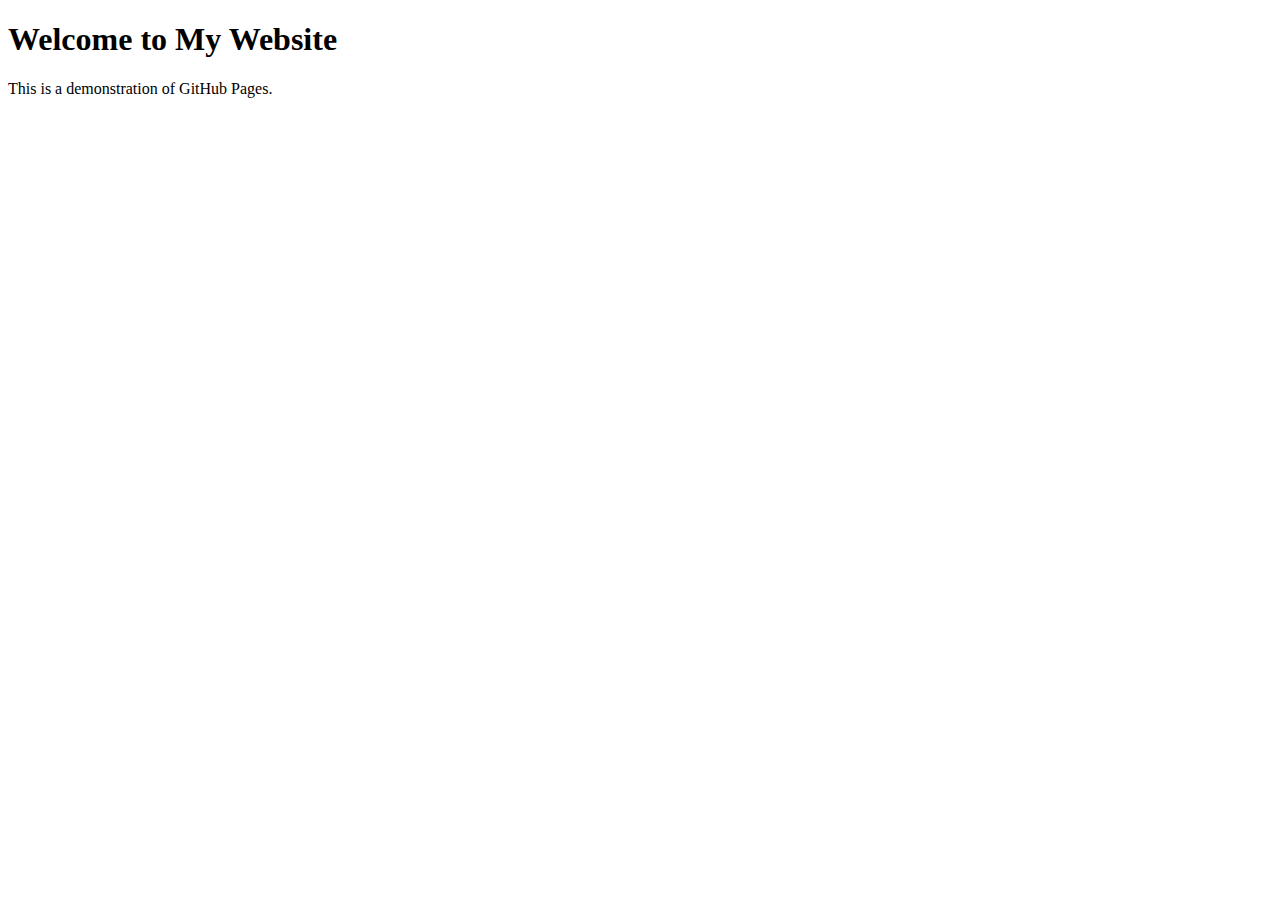
<file: index.html>
<!DOCTYPE html>
<html lang="en">
<head>
    <meta charset="UTF-8">
    <meta name="viewport" content="width=device-width, initial-scale=1.0">
    <title>My Website</title>
</head>
<body>
    <h1>Welcome to My Website</h1>
    <p>This is a demonstration of GitHub Pages.</p>
</body>
</html>
</file>
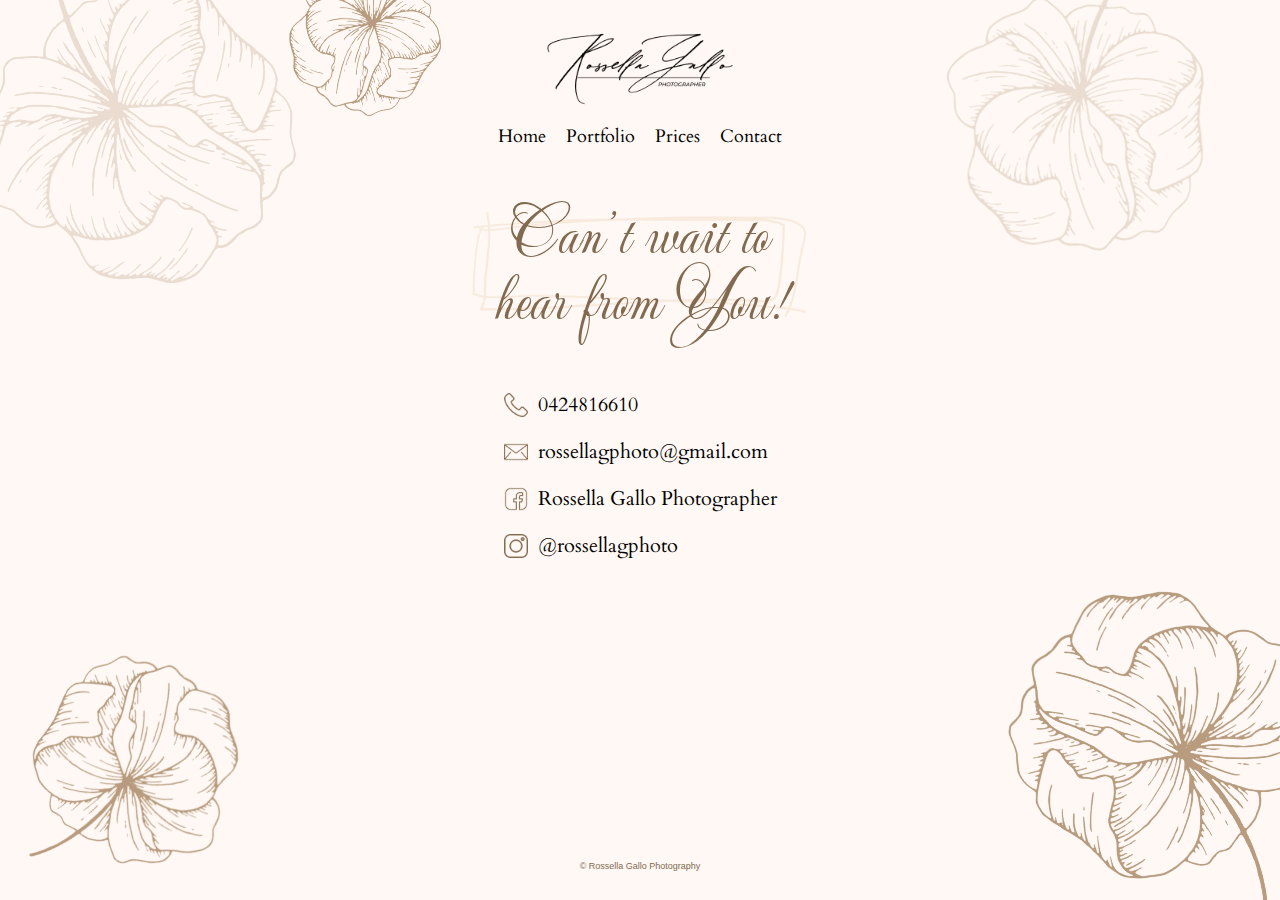
<file: contact.html>
<!DOCTYPE html>
<html lang="fr">
<head>
  <meta charset="UTF-8">
  <meta name="viewport" content="width=device-width, initial-scale=1.0">
  <title>Rossella Gallo Photography</title>
  <link rel="stylesheet" href="styles/base.css">
  <link rel="stylesheet" href="styles/styles-contact.css">
  <script src="scripts/script.js"></script>
  <link rel="preconnect" href="https://fonts.googleapis.com">
  <link rel="preconnect" href="https://fonts.gstatic.com" crossorigin>
  <link href="https://fonts.googleapis.com/css2?family=Cardo:ital,wght@0,400;0,700;1,400&family=Mea+Culpa&family=Montserrat:ital,wght@0,100;1,100&display=swap" rel="stylesheet">
  <link rel="icon" type="image/png" href="img/logo-icon.png">
</head>
<body>
    <header class="header">
        <div class="logo-container">
            <a href="index.html"><img src="img/logo-large.png" alt="Logo" class="logo"></a>
            <svg class="menu-icon" alt="Menu" id="menu-toggle" width="20" height="14" viewBox="0 0 20 14" xmlns="http://www.w3.org/2000/svg"><path d="M0 1.25C0 .56.556 0 1.25 0h17.5C19.44 0 20 .555 20 1.25c0 .69-.556 1.25-1.25 1.25H1.25C.56 2.5 0 1.945 0 1.25zm0 11.5c0-.69.556-1.25 1.25-1.25h17.5c.69 0 1.25.555 1.25 1.25 0 .69-.556 1.25-1.25 1.25H1.25C.56 14 0 13.445 0 12.75zM0 7c0-.69.556-1.25 1.25-1.25h17.5c.69 0 1.25.555 1.25 1.25 0 .69-.556 1.25-1.25 1.25H1.25C.56 8.25 0 7.695 0 7z" fill-rule="evenodd"></path></svg>
        </div>
        <nav class="nav" id="nav-menu">
            <ul>
                <li><a href="index.html">Home</a></li>
                <li class="submenu-parent">
                    <a class="submenu-parent-title" href="#Portfolio">Portfolio</a>
                    <ul class="submenu">
                        <li class="submenu-item"><a href="portfolio/engagement.html">Engagement</a></li>
                        <li class="submenu-item"><a href="portfolio/weddings.html">Weddings</a></li>
                        <li class="submenu-item"><a href="portfolio/events.html">Events</a></li>
                        <li class="submenu-item"><a href="portfolio/portrait.html">Portrait</a></li>
                      </ul>
                </li>
                <li><a href="prices.html">Prices</a></li>
                <li><a href="contact.html">Contact</a></li>
            </ul>
        </nav>
    </header>
    <div class="title-container" id="first">
        <p class="title">
            Can’t wait to<br>hear from You! 
        </p>
    </div>

    <div class="contact-list">
        <div class="contact-item">
          <img src="img/decorations/telephone.png" alt="Phone" class="contact-logo">
          <span class="contact-text"><a href="tel:+610424816610">0424816610</a></span>
        </div>
        <div class="contact-item">
          <img src="img/decorations/mail.png" alt="Email" class="contact-logo">
          <span class="contact-text"><a href="mailto:rossellagphoto@gmail.com">rossellagphoto@gmail.com</a></span>
        </div>
        <div class="contact-item">
          <img src="img/decorations/social-media.png" alt="Facebook" class="contact-logo">
          <span class="contact-text"><a href="https//fff">Rossella Gallo Photographer</a></span>
        </div>
        <div class="contact-item">
            <img src="img/decorations/instagram.png" alt="Instagram" class="contact-logo">
            <span class="contact-text"><a href="https://www.instagram.com/rossellagphoto">@rossellagphoto</a></span>
        </div>
    </div>

    <div class="flowers-container">
        <img class="flower" id="flower-1" src="img/decorations/flower.png">
        <img class="flower" id="flower-2" src="img/decorations/flower.png">
        <img class="flower" id="flower-3" src="img/decorations/flower.png">
        <img class="flower" id="flower-4" src="img/decorations/flower.png">
        <img class="flower" id="flower-5" src="img/decorations/flower.png">
    </div>
    <footer class="footer">
        <p>© Rossella Gallo Photography</p>
    </footer>
</body>
</html>
</file>
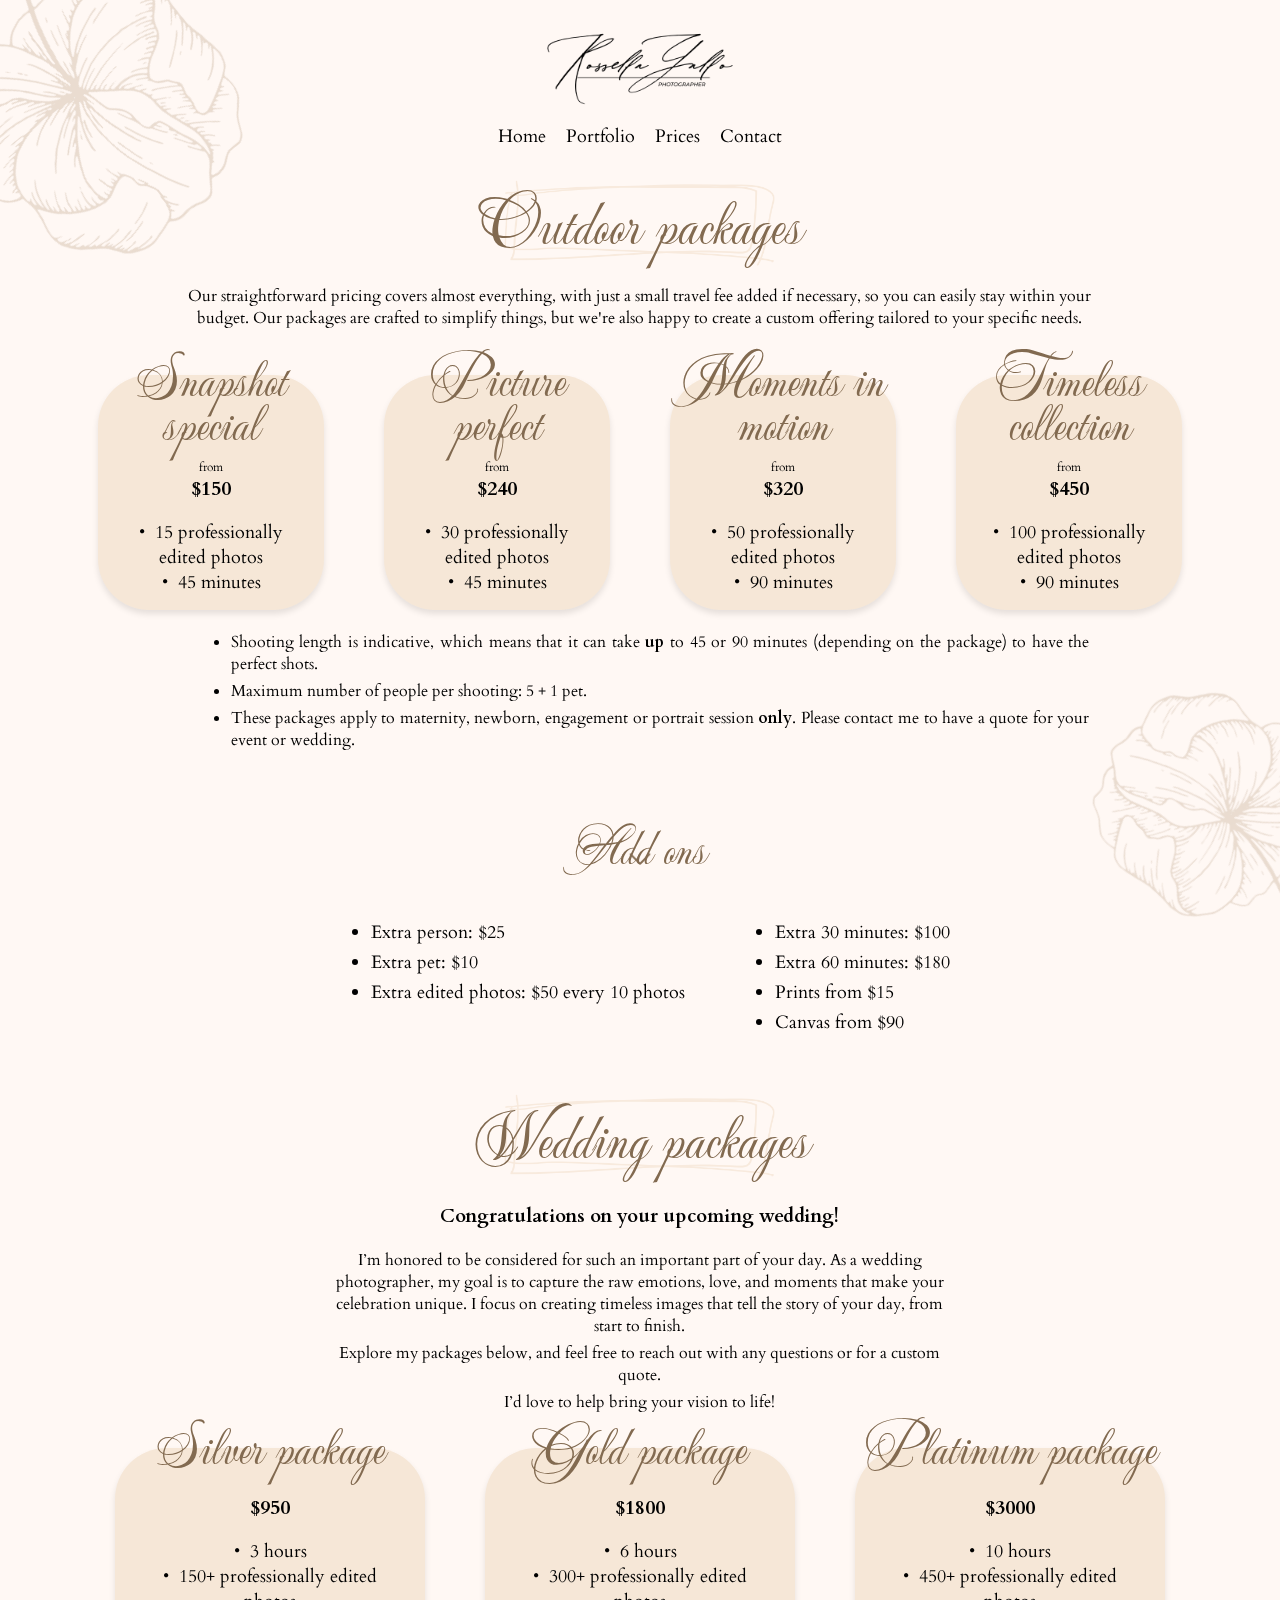
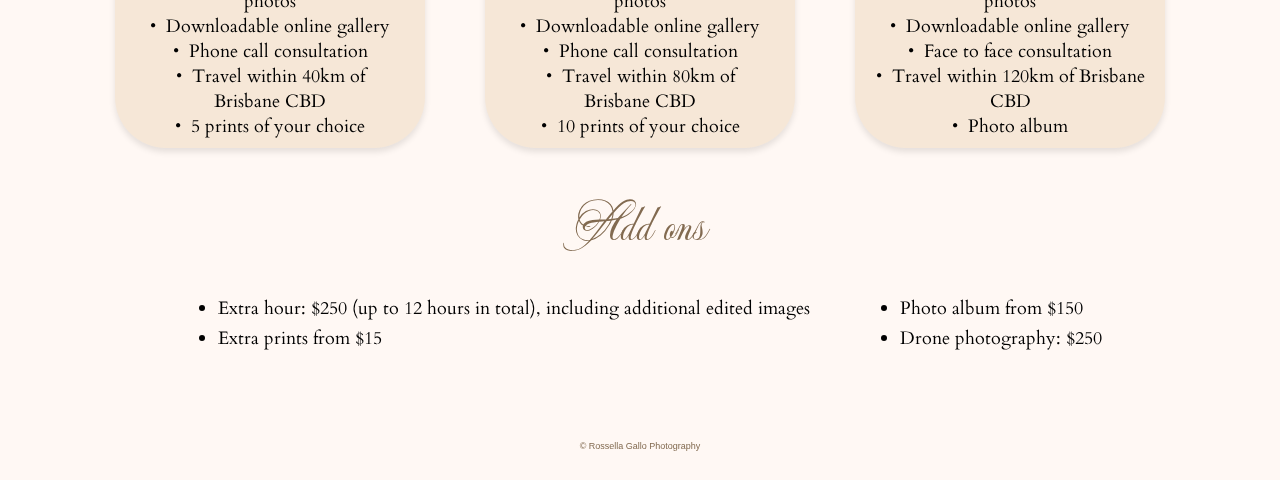
<file: prices.html>
<!DOCTYPE html>
<html lang="fr">
<head>
  <meta charset="UTF-8">
  <meta name="viewport" content="width=device-width, initial-scale=1.0">
  <meta name="description" content="Explore Rossella Gallo’s photography pricing for weddings, engagement and portrait sessions in Brisbane. Transparent rates with customizable packages. View our price list today!">
  <title>Rossella Gallo Photographer</title>
  <link rel="stylesheet" href="styles/base.css">
  <link rel="stylesheet" href="styles/styles-prices.css">
  <script src="scripts/arrow.js"></script>
  <script src="scripts/script.js"></script>
  <link rel="preconnect" href="https://fonts.googleapis.com">
  <link rel="preconnect" href="https://fonts.gstatic.com" crossorigin>
  <link href="https://fonts.googleapis.com/css2?family=Cardo:ital,wght@0,400;0,700;1,400&family=Mea+Culpa&family=Montserrat:ital,wght@0,100;1,100&display=swap" rel="stylesheet">
  <link rel="icon" type="image/png" href="img/logo-icon.png">
</head>
<body>
    <header class="header">
        <div class="logo-container">
            <a href="index.html"><img src="img/logo-large.png" alt="Logo" class="logo"></a>
            <svg class="menu-icon" alt="Menu" id="menu-toggle" width="20" height="14" viewBox="0 0 20 14" xmlns="http://www.w3.org/2000/svg"><path d="M0 1.25C0 .56.556 0 1.25 0h17.5C19.44 0 20 .555 20 1.25c0 .69-.556 1.25-1.25 1.25H1.25C.56 2.5 0 1.945 0 1.25zm0 11.5c0-.69.556-1.25 1.25-1.25h17.5c.69 0 1.25.555 1.25 1.25 0 .69-.556 1.25-1.25 1.25H1.25C.56 14 0 13.445 0 12.75zM0 7c0-.69.556-1.25 1.25-1.25h17.5c.69 0 1.25.555 1.25 1.25 0 .69-.556 1.25-1.25 1.25H1.25C.56 8.25 0 7.695 0 7z" fill-rule="evenodd"></path></svg>
        </div>
        <nav class="nav" id="nav-menu">
            <ul>
                <li><a href="index.html">Home</a></li>
                <li class="submenu-parent">
                    <a class="submenu-parent-title" href="#Portfolio">Portfolio</a>
                    <ul class="submenu">
                        <li class="submenu-item"><a href="portfolio/engagement.html">Engagement</a></li>
                        <li class="submenu-item"><a href="portfolio/weddings.html">Weddings</a></li>
                        <li class="submenu-item"><a href="portfolio/events.html">Events</a></li>
                        <li class="submenu-item"><a href="portfolio/portrait.html">Portrait</a></li>
                      </ul>
                </li>
                <li><a href="prices.html">Prices</a></li>
                <li><a href="contact.html">Contact</a></li>
            </ul>
        </nav>
    </header>
    <div class="title-container" id="first">
        <p class="title">
            Outdoor packages 
        </p>
    </div>
    
    <div class="prices-description-container">
        <div class="prices-description">
           <p>Our straightforward pricing covers almost everything, with just a small travel fee added if necessary, so you can easily stay within your budget. Our packages are crafted to simplify things, but we're also happy to create a custom offering tailored to your specific needs.
           </p>
        </div>
    </div>
    
    <div class="prices-list-container">
        <div class="box">
            <h2>Snapshot special</h2>
            <div class="from">from</div>
            <div class="price">$150</div>
            <div class="description">
                <ul>
                    <li>15 professionally edited photos</li>
                    <li>45 minutes</li>
                </ul>
            </div>
        </div>
        <div class="box">
            <h2>Picture <br> perfect</h2>
            <div class="from">from</div>
            <div class="price">$240</div>
            <div class="description">
                <ul>
                    <li>30 professionally edited photos</li>
                    <li>45 minutes</li>
                </ul>
            </div>
        </div>
        <div class="box">
            <h2>Moments in motion</h2>
            <div class="from">from</div>
            <div class="price">$320</div>
            <div class="description">
                <ul>
                    <li>50 professionally edited photos</li>
                    <li>90 minutes</li>
                </ul>
            </div>
        </div>
        <div class="box">
            <h2>Timeless collection</h2>
            <div class="from">from</div>
            <div class="price">$450</div>
            <div class="description">
                <ul>
                    <li>100 professionally edited photos</li>
                    <li>90 minutes</li>
                </ul>
            </div>
        </div>
    </div>

    <div class="prices-description-container">
        <ul class="prices-description">
            <li>Shooting length is indicative, which means that it can take <b>up</b> to 45 or 90 minutes (depending on the package) to have the perfect shots.</li>
            <li>Maximum number of people per shooting: 5 + 1 pet.</li>
            <li>These packages apply to maternity, newborn, engagement or portrait session <b>only</b>. Please contact me to have a quote for your event or wedding.</li>
        </ul>
    </div>

    <div class="title-container" id="second">
        <p class="title" id="addon">
            Add ons 
        </p>
    </div>

    <div class="list-container">
        <ul>
            <li>Extra person: $25</li>
            <li> Extra pet: $10</li>
            <li>Extra edited photos: $50 every 10 photos</li>
        </ul>
        <ul>
            <li>Extra 30 minutes: $100</li>
            <li>Extra 60 minutes: $180</li>
            <li>Prints from $15</li>
            <li>Canvas from $90</li>
        </ul>
    </div>

    <div class="title-container" id="third">
        <p class="title">
            Wedding packages 
        </p>
    </div>
    <div class="prices-description-container">
        <div class="prices-description-wedding">
            <h1>Congratulations on your upcoming wedding!</h1>
            <p>I’m honored to be considered for such an important part of your day. As a wedding photographer, my goal is to capture the raw emotions, love, and moments that make your celebration unique. I focus on creating timeless images that tell the story of your day, from start to finish.</p>
            <p>Explore my packages below, and feel free to reach out with any questions or for a custom quote.</p>
            <p>I’d love to help bring your vision to life!</p>
        </div>
    </div>

    <div class="prices-list-container" id="second">
        <div class="box">
            <h2>Silver package</h2>
            <div class="price">$950</div>
            <div class="description">
                <ul>
                    <li>3 hours</li>
                    <li>150+ professionally edited photos</li>
                    <li>Downloadable online gallery</li>
                    <li>Phone call consultation</li>
                    <li>Travel within 40km of<br> Brisbane CBD</li>
                    <li>5 prints of your choice</li>
                </ul>
            </div>
        </div>
        <div class="box">
            <h2>Gold package</h2>
            <div class="price">$1800</div>
            <div class="description">
                <ul>
                    <li>6 hours</li>
                    <li>300+ professionally edited photos</li>
                    <li>Downloadable online gallery</li>
                    <li>Phone call consultation</li>
                    <li>Travel within 80km of<br> Brisbane CBD</li>
                    <li>10 prints of your choice</li>
                </ul>
            </div>
        </div>
        <div class="box">
            <h2>Platinum package</h2>
            <div class="price">$3000</div>
            <div class="description">
                <ul>
                    <li>10 hours</li>
                    <li>450+ professionally edited photos</li>
                    <li>Downloadable online gallery</li>
                    <li>Face to face consultation</li>
                    <li>Travel within 120km of Brisbane CBD</li>
                    <li>Photo album</li>
                </ul>
            </div>
        </div>
    </div>

    <div class="title-container" id="fourth">
        <p class="title" id="addon">
            Add ons 
        </p>
    </div>

    <div class="list-container">
        <ul>
            <li>Extra hour: $250 (up to 12 hours in total), including additional edited images</li>
            <li>Extra prints from $15</li>
        </ul>
        <ul>
            <li>Photo album from $150</li>
            <li>Drone photography: $250</li>
        </ul>
    </div>

    <div class="flowers-container">
        <img class="flower" id="flower-1" src="img/decorations/flower.png">
        <img class="flower" id="flower-2" src="img/decorations/flower.png">
    </div>
    <div id="arrow" class="arrow">
        <img src="img/decorations/arrow-down.png" alt="Arrow">
    </div>
    <footer class="footer">
        <p>© Rossella Gallo Photography</p>
    </footer>
</body>
</html>
</file>
<file: styles/base.css>
/* styles.css */

/* Fonts */
.cardo-regular {
    font-family: "Cardo", serif;
    font-weight: 400;
    font-style: normal;
  }
  
  .cardo-bold {
    font-family: "Cardo", serif;
    font-weight: 700;
    font-style: normal;
  }
  
  .cardo-regular-italic {
    font-family: "Cardo", serif;
    font-weight: 400;
    font-style: italic;
  }

/* Styles */
body {
  font-family: "Cardo", serif;
  font-weight: 400;
  font-style: normal;
  display: block;
  justify-content: center;
  align-items: center;
  min-height: 100vh;
  background: #FFF8F4;
  color: black;
  overflow-x: hidden;
  display: flex;
  flex-direction: column;
  justify-content: left;
  margin: 0;
}

a {
    text-decoration: none;
    color: black;
    transition: color 0.3s;
}

a:hover {
    color: #826a50; 
}

a:active {
    color: #826a50;
}

.flowers-container {
    overflow: hidden;
    width: 100vw;
}

.flower {
    position: absolute;
    max-width: 100%;
}

.header {
    display: flex;
    flex-direction: column;
    align-items: center;
    padding: 30px 20px 10px 20px;
}

.logo-container {
    display: flex;
    justify-content: space-between;
    align-items: center;
    max-width: 1200px;
}

.logo {
    max-width: 200px;
}

.menu-icon {
    display: none;
    cursor: pointer;
    position: absolute;
    top: 20px;
    right: 20px;
    height: 30px;
}

.nav ul {
    display: flex;
    list-style: none;
    gap: 20px;
    padding: 0;
    margin: 10px 0px;
}

li {
    text-align: center;
}

.nav a {
    font-size: 18px;
}

.submenu-parent {
    position: relative;
    display: flex;
}

nav ul.submenu {
    position: static;
    width: max-content;
    gap: 20px;
    margin: 0 0 0 20px;
    display: none;
    z-index: 2;
}

.submenu-item {
    text-align: left;
    text-decoration: underline;
}


.footer {
    color: #826a50;
    font-family: news-cycle, sans-serif;
    font-size: 9px;
    font-weight: normal;
    text-align: center;
    padding: 20px 0;
    clear: both;
    width: 100%;
}

@media screen and (max-width: 768px) {

    .header {
        padding: 30px 20px 0px 20px;
    }

    .menu-icon {
        display: block;
    }

    .nav {
        display: none;
        flex-direction: column;
        align-items: center;
        width: 100%;
        padding: 10px 0;
    }

    .nav ul {
        flex-direction: column;
        gap: 10px;
    }

    .nav.show {
        display: flex;
    }

    nav ul.submenu {
        position: static;
        display: none;
        width: 100%;
        margin: 0;
        gap: 10px;
    }

    .submenu-parent.open {
        display: block;
    }

    .submenu-parent.open .submenu {
        display: flex; 
        margin-top: 10px;       
    }

    .submenu-item {
        padding: 0;
        text-align: center;
    }

    .logo-container {
        width: 100%;
        justify-content: center;
        align-items: flex-start;
        height: auto;
    }

    .logo {
        max-width: 220px;
    }

    /*.flowers-container {}*/
}

@media screen and (max-width: 480px) {
    .logo-container {
        width: 100%;
    }
}
</file>
<file: styles/styles-contact.css>
/* Styles */
a {
    text-decoration: none;
    color: #000;
}

a:hover {
    color: #826a50; 
}

a:active {
    color: #826a50;
}

.flower#flower-1 {
    height: 307px;
    top: -40px;
    rotate: 51deg;
    left: -59px;
    opacity: 0.3;
}

.flower#flower-2 {
    height: 154px;
    top: -53px;
    rotate: 128deg;
    right: 821px;
}

.flower#flower-3 {
    height: 265px;
    top: -36px;
    rotate: 95deg;
    opacity: 0.3;
    right: 50px;
}

.flower#flower-4 {
    height: 293px;
    bottom: 5px;
    rotate: 223deg;
    right: -71px;
    position: fixed;
}

.flower#flower-5 {
    height: 208px;
    bottom: 16px;
    rotate: 304deg;
    position: fixed;
    left: 10px;
}

.title-container {
    display: flex;
    flex-direction: column;
    align-items: center;
    width: 100%;
    background-image: url('../img/decorations/text-back.png');
    background-size: 346px;
    background-position: center;
    background-repeat: no-repeat;
    margin-top: 30px;
    overflow: visible;
}
.title {
    font-family: "Mea Culpa", serif;
    font-weight: 400;
    font-style: normal;
    max-width: 500px;
    text-align: center;
    color: #826a50;
    z-index: 1;
    font-size: 66px;
    margin: 0;
    line-height: 1;
    overflow: visible;
}

.title-back {
    position: absolute;
    z-index: 0;
}

/* Flex container for contact list */
.contact-list {
    display: flex;
        flex-wrap: wrap;
        justify-content: flex-start;
        gap: 20px;
        list-style-type: none;
        flex-direction: column;
        margin-top: 60px;
        margin-bottom: auto;
  }

  /* Styling for each contact item */
  .contact-item {
    display: flex;
    align-items: center;
    gap: 10px;
  }

  /* Styling for the contact logo */
  .contact-logo {
    width: 24px; /* Adjust size as needed */
    height: auto;
  }

  /* Styling for the contact text */
  .contact-text{
    font-size: 20px;
    word-wrap: break-word;
    white-space: nowrap;
  }

@media screen and (max-width: 768px) {
    .title {
        font-size: 54px;
        padding: 15px;
    }

    .contact-list {
      flex-direction: column; /* Stack contact items vertically */
      align-items: center; /* Center align items */
    }

    .contact-item {
      flex-direction: column; /* Stack the logo and text vertically */
      align-items: center; /* Center align logo and text */
      gap: 5px; /* Reduce space between logo and text */
    }

    /* Adjust logo size for mobile (optional) */
    .contact-logo {
      width: 30px; /* Larger size for mobile if needed */
    }

    .flower#flower-1 {
        height: 146px;
        top: -31px;
        rotate: 37deg;
        left: -51px;
    }
    
    .flower#flower-2 {
        height: 193px;
        top: 122px;
        rotate: 222deg;
        right: -59px;
        position: fixed;
        opacity: 0.3;
    }
    
    .flower#flower-3 {
        height: 193px;
        top: 329px;
        rotate: -46deg;
        opacity: 0.3;
        right: auto;
        left: -76px;
    }
    
    .flower#flower-4 {
        height: 120px;
        top: auto;
        rotate: 244deg;
        right: -49px;
        position: fixed;
        bottom: -21px;
    }
    
    .flower#flower-5 {
        visibility: hidden;
    }
  }

@media screen and (max-width: 480px) {
    
}
</file>
<file: styles/styles-prices.css>
/* Styles */

.flower#flower-1 {
    height: 282px;
    top: -44px;
    rotate: 51deg;
    left: -84px;
    opacity: 0.3;
    position: fixed;
    z-index: -1;
}

.flower#flower-2 {
    height: 228px;
    rotate: 223deg;
    right: -79px;
    position: fixed;
    opacity: 0.3;
    bottom: -29px;
}

.title-container {
    display: flex;
    flex-direction: column;
    align-items: center;
    width: 100%;
    background-image: url('../img/decorations/text-back.png');
    background-size: 280px;
    background-position: center;
    background-repeat: no-repeat;
    margin-top: 42px;
}

.title-container#first {
    margin-top: 10px;
}

.title-container#second {
    background-size: 240px;
    background-image: none;
}

.title-container#third {
    background-size: 280px;
    z-index: -2;
}

.title-container#fourth {
    background-size: 240px;
    background-image: none;
}


.title {
    font-family: "Mea Culpa", serif;
    font-weight: 400;
    font-style: normal;
    max-width: 480px;
    text-align: center;
    color: #826a50;
    z-index: 1;
    font-size: 64px;
    margin: 0;
}

.title#addon {
    font-size: 50px;
}

.title-back {
    position: absolute;
    z-index: 0;
}

.prices-description-container {
    display: flex;
    width: 71%;
    justify-content: center;
    align-items: center;
}

.prices-description ul{
    flex-direction: column;
    display: flex;
    gap: 5px;
}

.prices-description li {
    text-align: justify;
    margin: 5px;
}

.prices-description p{
    text-align: center;
}

.prices-list-container {
    display: flex;
    gap: 60px; /* Space between containers */
    margin-top: 30px;
    flex-wrap: nowrap;
}

.prices-list-container#second .box {
    width: 270px;
    height: 260px;
}

.prices-list-container#second .box h2 {
    width: 300px;
    margin-bottom: 20px;
}

h1 {
    text-align: center;
    font-size: 19px;
    margin: 20px 0;
}

.prices-description-wedding {
    width: 71%;
}
.prices-description-wedding p {
    text-align: center;
    margin: 5px;
}

.box {
    display: flex;
    flex-direction: column; /* Align items vertically */
    align-items: center;
    justify-content: center;
    width: 186px;
    height: 195px;
    background: #f6e7d7; 
    border-radius: 51px;
    box-shadow: 0 4px 6px rgba(0, 0, 0, 0.1);
    padding: 20px;
    text-align: center;
    flex: 1 1 25%;
}

.box h2 {
    font-family: "Mea Culpa", serif;
    font-weight: 400;
    font-style: normal;
    text-align: center;
    color: #826a50;
    z-index: 1;
    font-size: 54px;
    margin: 0;
    line-height: 0.8;
    width: 250px;
    position: relative;
    top: -5px;
    margin-bottom: 9px;
}

.box .from {
    margin: 0;
    font-size: 12px;
}
.box .price {
    font-size: 20px;
    font-weight: bold;
}

.box .description {
    margin: 18px 0 27px 0;
    font-size: 18px;
}

.box .description ul {

    list-style-type: none;  
    padding: 0;  
    text-align: left;     
    margin: 0;
}

.box .description ul li::before {
    content: "•"; 
    margin-right: 10px;  
}

.list-container {
    display: flex;          
    gap: 50px;      
    margin-top: 20px;      
}

.list-container ul{
    flex-direction: column;
    display: flex;
    gap: 5px;
}

.list-container ul li {
    font-size: 18px;
    text-align: left;
}

.arrow {
    position: fixed;
    bottom: 20px; /* Position at the bottom of the view */
    left: 50%; /* Horizontally centered */
    transform: translateX(-50%);
    transition: bottom 0.4s ease, transform 0.6s ease, opacity 0.6s ease;
}

/* Style to rotate the arrow when clicked (pointing up) */
.arrow img {
    width: 30px; /* Adjust size if needed */
    transition: transform 0.4s ease;
    transform-origin: center; /* Rotate around the center */
}

/* When scrolling, move the arrow 50px up */
.arrow.scrolled {
    bottom: 60px; /* Moves up 50px after scrolling */
}

.footer{
    margin-top: 45px;
}
@media screen and (max-width: 768px) {
    .title-container{
        margin-top: 65px !important;
    }

    .title-container#first{
        margin-top: 25px !important;
        z-index: -2;
    }

    .title {
        font-size: 62px;
    }

    .box{
        flex: 1 1 auto;
        max-width: 45%;
    }

    .list-container{
        display: block;
        margin-top: 18px;
        width: 90%;
    }

    .list-container ul{
        margin: 0
    }
    
    .list-container ul:nth-of-type(2){
        margin-top: 4px;
    }

    .list-container ul li {
        font-size: 16px;
    }

    .prices-description-container{
        width: 90%;
    }

    .prices-description-container .prices-description li{
        padding-right: 7%;
        margin-top: 15px;
    }

    .prices-description-wedding {
        width: 91%;
    }

    .prices-description{
        margin-bottom: 0;
    }

    .prices-list-container{
        flex-wrap: wrap;
        justify-content: center;
        gap: 65px;
    }

    .prices-list-container#second{
        margin-top: 47px;
    }

    .prices-list-container#second .box {
        max-width: 67% !important;
        padding: 15px;
    }

    .arrow{
        display: none;
    }
}

@media screen and (max-width: 480px) {

}
</file>
